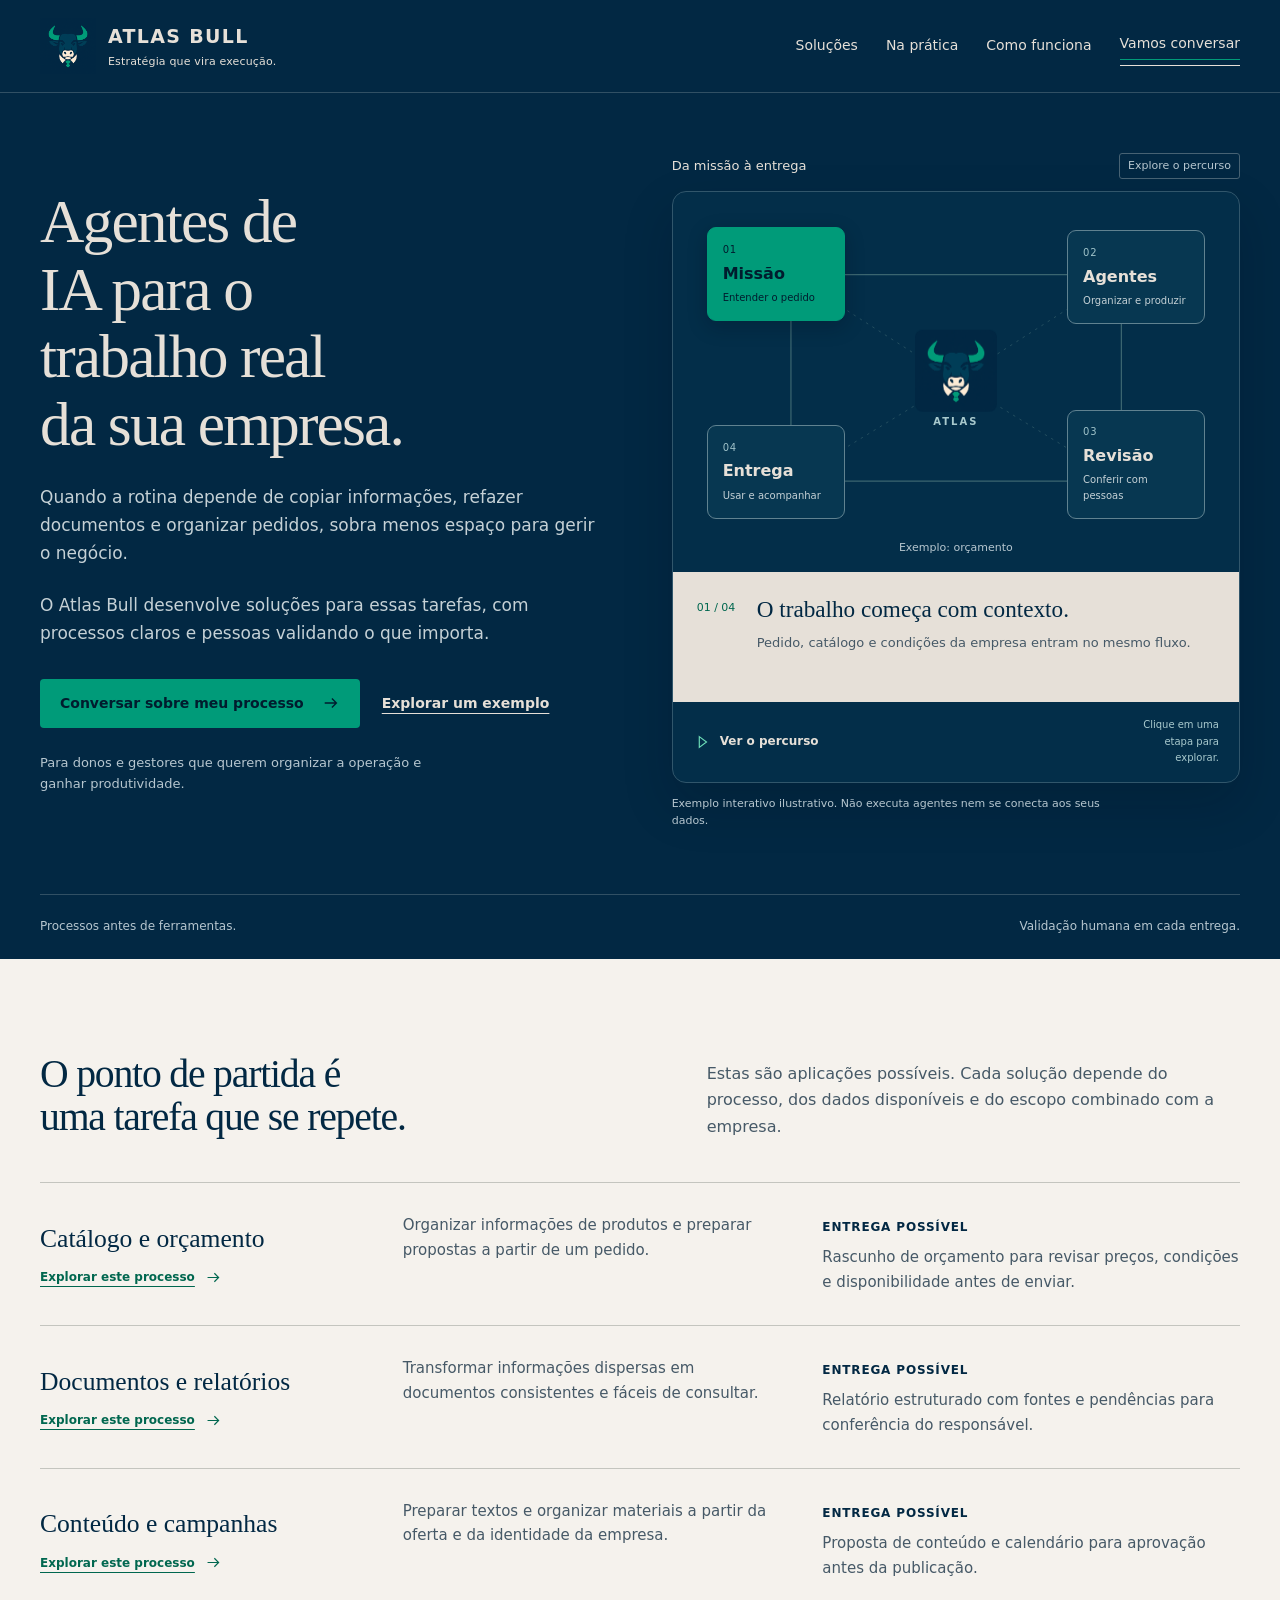
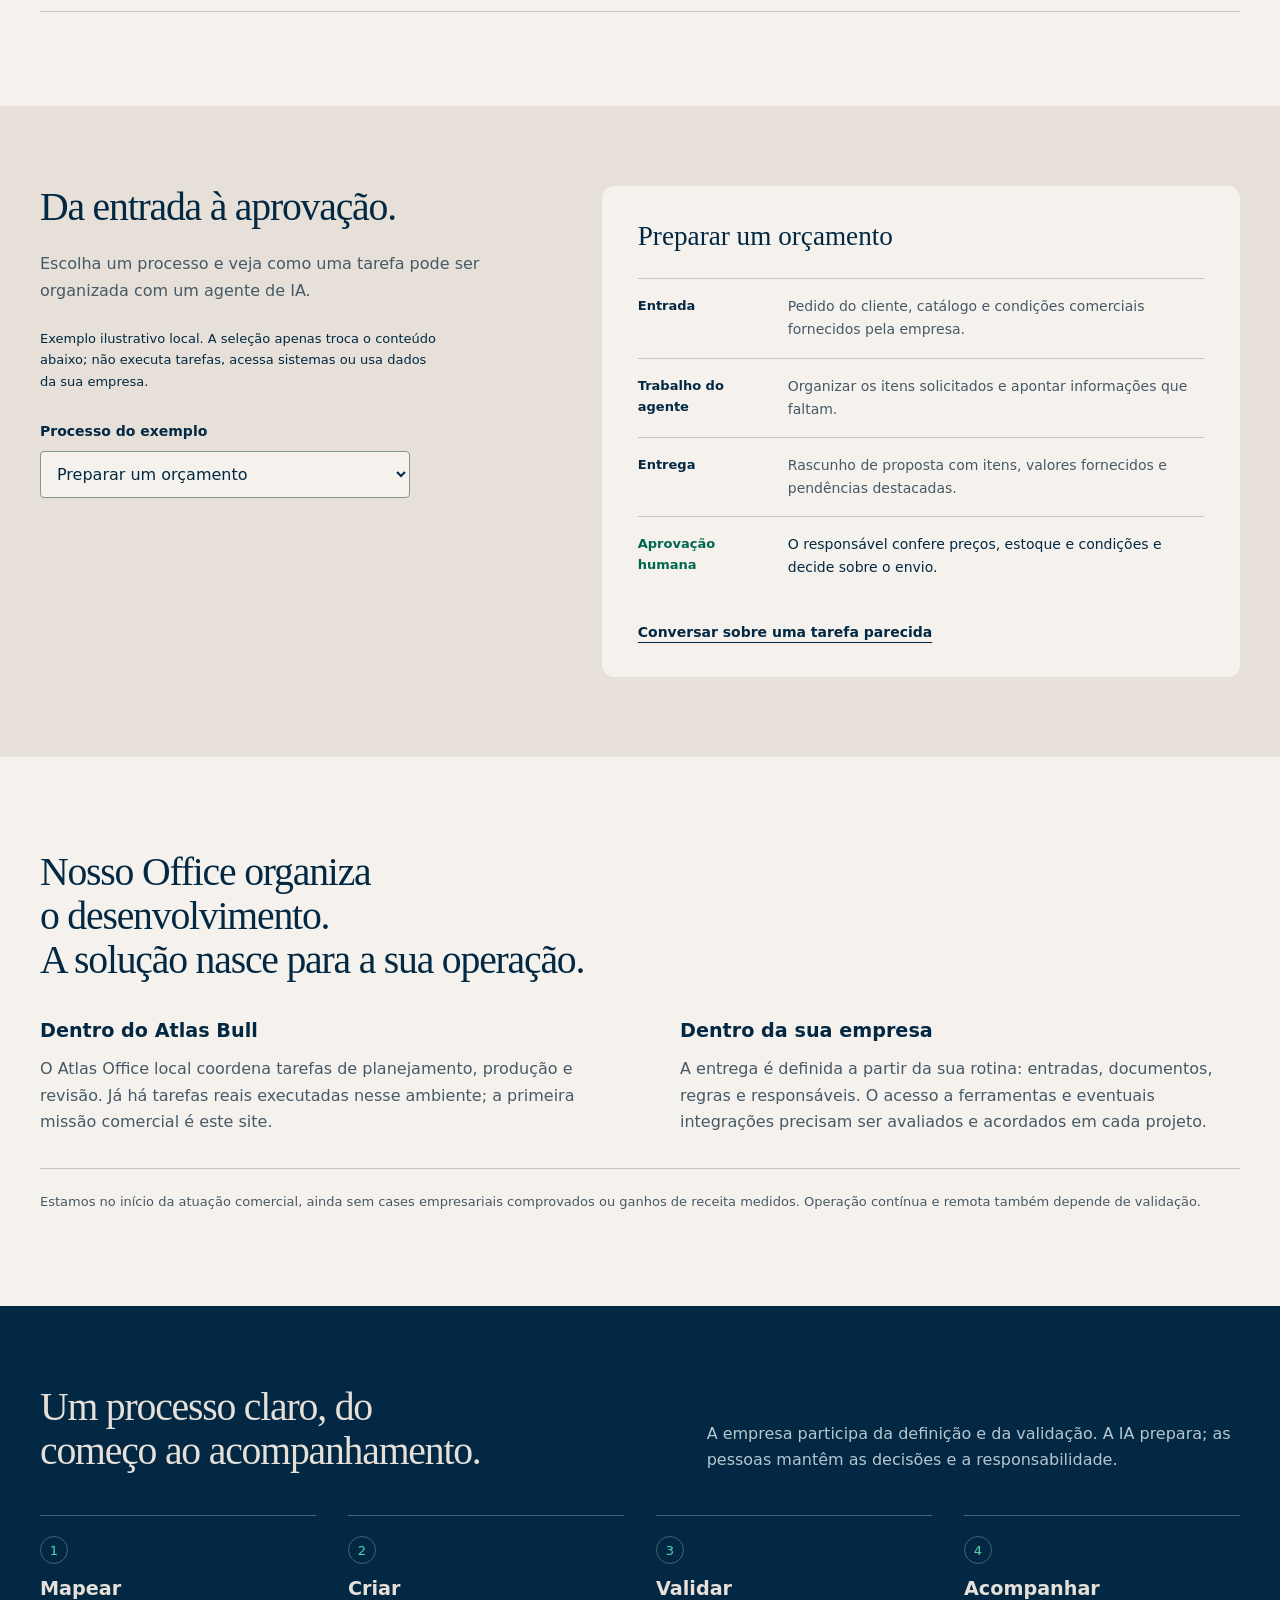
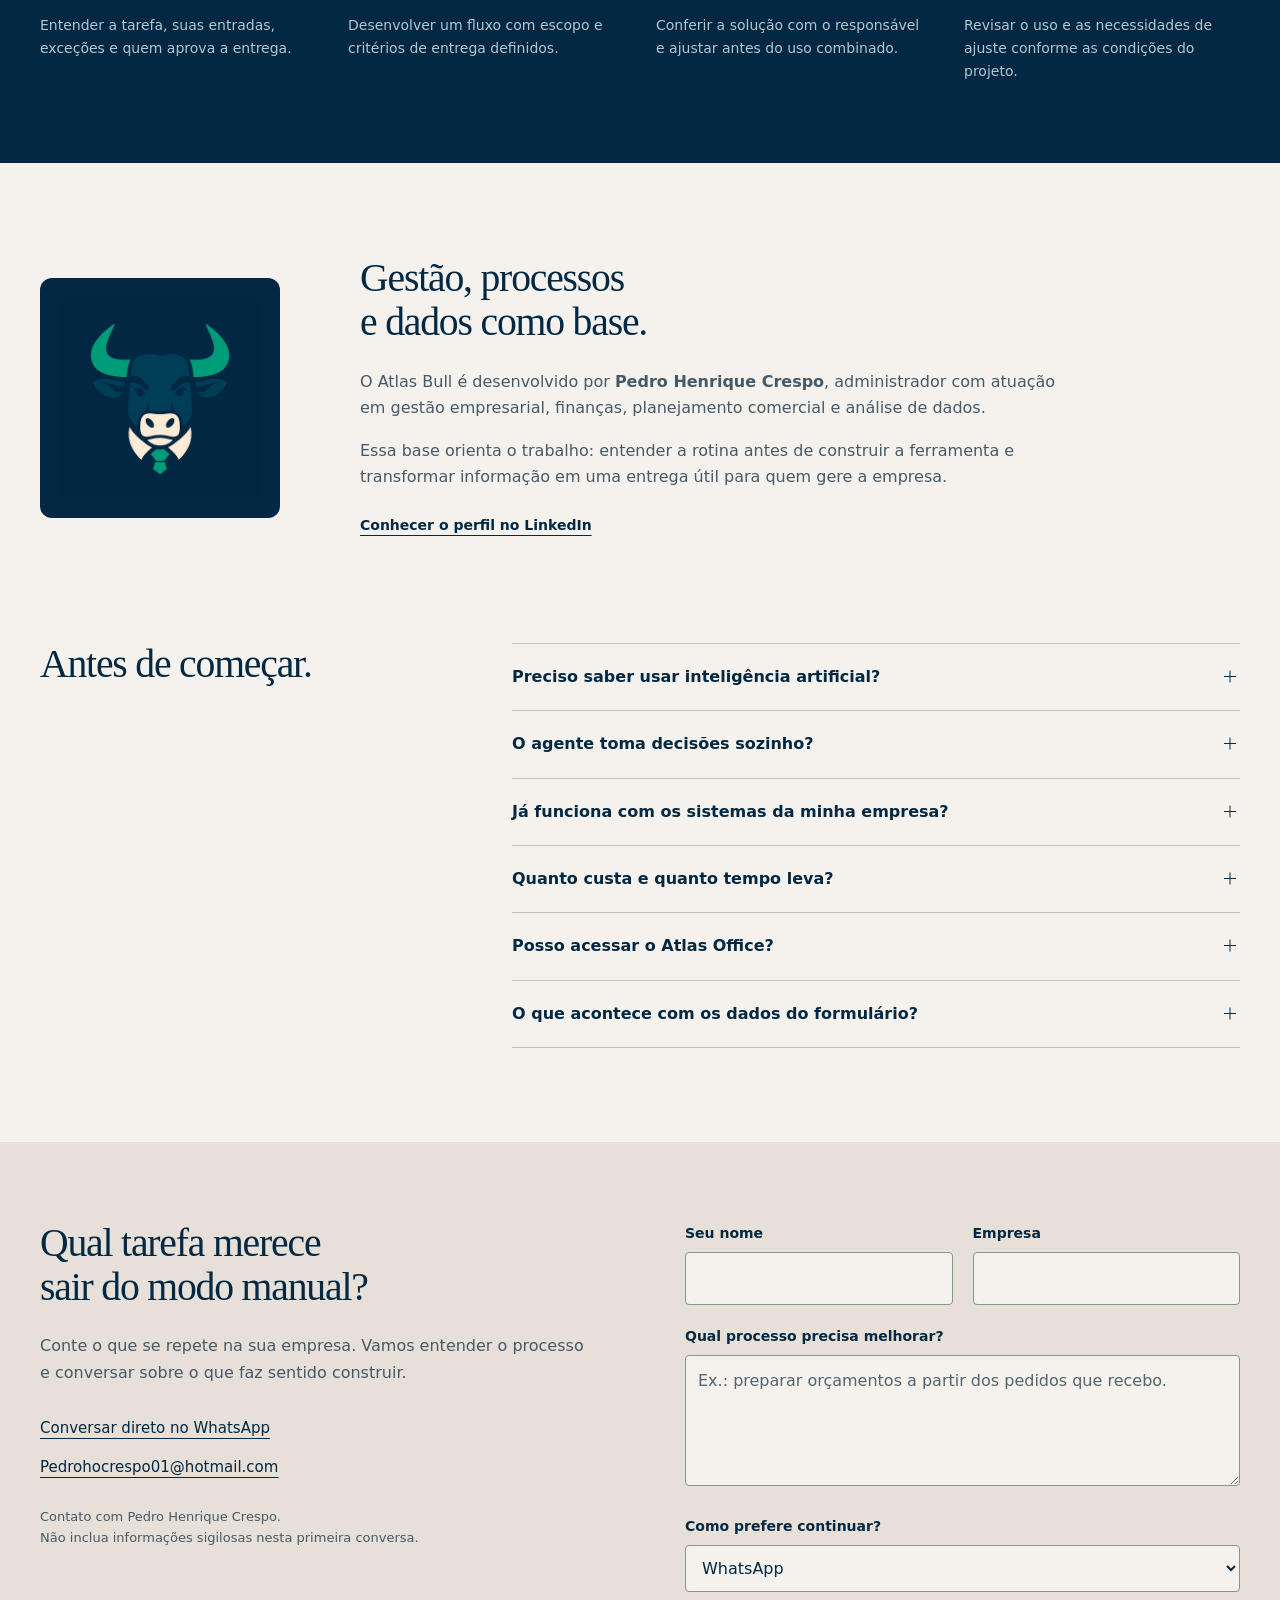
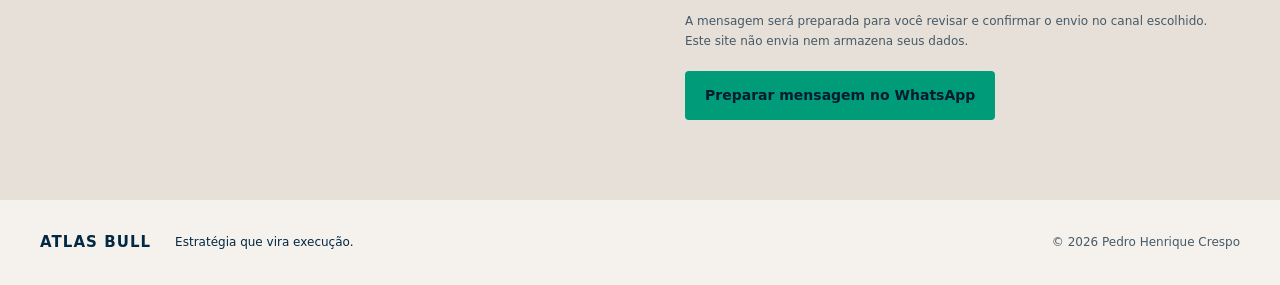
<file: index.html>
<!doctype html>
<html lang="pt-BR">
<head>
  <meta charset="utf-8">
  <meta name="viewport" content="width=device-width, initial-scale=1">
  <meta name="theme-color" content="#022843">
  <meta name="description" content="Atlas Bull: desenvolvimento de soluções com agentes de IA para processos empresariais, com validação humana. Estratégia que vira execução.">
  <meta property="og:title" content="Atlas Bull — Estratégia que vira execução">
  <meta property="og:description" content="Agentes de IA para o trabalho real da sua empresa. Conheça aplicações possíveis e converse sobre seu processo.">
  <meta property="og:type" content="website">
  <meta property="og:locale" content="pt_BR">
  <title>Atlas Bull — Agentes de IA para o trabalho real</title>
  <link rel="icon" type="image/png" href="assets/atlas-bull.png">
  <link rel="apple-touch-icon" href="assets/atlas-bull.png">
  <link rel="stylesheet" href="styles.css">
  <script src="script.js" defer></script>
</head>
<body>
  <a class="skip-link" href="#conteudo">Pular para o conteúdo</a>
  <header class="site-header">
    <div class="container header-inner">
      <a class="brand" href="#inicio" aria-label="Atlas Bull — início"><img src="assets/atlas-bull.png" width="56" height="56" alt=""><span>ATLAS BULL<small>Estratégia que vira execução.</small></span></a>
      <button class="menu-toggle" type="button" aria-expanded="false" aria-controls="navegacao" hidden>Menu</button>
      <nav id="navegacao" aria-label="Navegação principal">
        <a href="#solucoes">Soluções</a><a href="#exemplo">Na prática</a><a href="#como-funciona">Como funciona</a><a class="nav-contact" href="#contato">Vamos conversar</a>
      </nav>
    </div>
  </header>
  <main id="conteudo">
    <section class="hero" id="inicio" aria-labelledby="hero-title">
      <div class="container hero-grid">
        <div class="hero-copy">
          <h1 id="hero-title">Agentes de IA para o <span class="hero-accent">trabalho real</span> da sua empresa.</h1>
          <p>Quando a rotina depende de copiar informações, refazer documentos e organizar pedidos, sobra menos espaço para gerir o negócio.</p>
          <p>O Atlas Bull desenvolve soluções para essas tarefas, com processos claros e pessoas validando o que importa.</p>
          <div class="actions"><a class="button primary" href="#contato">Conversar sobre meu processo<svg class="button-arrow" width="18" height="18" viewBox="0 0 20 20" aria-hidden="true"><path d="M3 10h13m-5-5 5 5-5 5"/></svg></a><a class="text-link" href="#exemplo">Explorar um exemplo</a></div>
          <p class="hero-note">Para donos e gestores que querem organizar a operação e ganhar produtividade.</p>
        </div>
        <figure class="office-figure mission-figure">
          <div class="figure-heading"><span>Da missão à entrega</span><span class="capture-label">Explore o percurso</span></div>
          <div class="mission-board" data-stage="0">
            <div class="mission-canvas">
              <svg class="mission-connections" viewBox="0 0 620 460" aria-hidden="true" focusable="false">
                <g class="mission-spokes"><path d="M110 100L310 228L510 100M110 350L310 228L510 350"/></g>
                <g class="mission-routes"><path pathLength="1" d="M110 100H510"/><path pathLength="1" d="M510 100V350"/><path pathLength="1" d="M510 350H110"/><path pathLength="1" d="M110 350V100"/></g>
                <circle class="mission-packet" r="5" cx="110" cy="100" visibility="hidden"/>
              </svg>
              <div class="mission-core" aria-hidden="true"><img src="assets/atlas-bull.png" alt="" width="92" height="92"><span>ATLAS</span></div>
              <button class="mission-node node-mission" type="button" data-step="0" aria-pressed="true" aria-controls="mission-detail" disabled><span class="node-number">01</span><strong>Missão</strong><span>Entender o pedido</span></button>
              <button class="mission-node node-agents" type="button" data-step="1" aria-pressed="false" aria-controls="mission-detail" disabled><span class="node-number">02</span><strong>Agentes</strong><span>Organizar e produzir</span></button>
              <button class="mission-node node-review" type="button" data-step="2" aria-pressed="false" aria-controls="mission-detail" disabled><span class="node-number">03</span><strong>Revisão</strong><span>Conferir com pessoas</span></button>
              <button class="mission-node node-delivery" type="button" data-step="3" aria-pressed="false" aria-controls="mission-detail" disabled><span class="node-number">04</span><strong>Entrega</strong><span>Usar e acompanhar</span></button>
              <span class="mission-topic">Exemplo: orçamento</span>
            </div>
            <div class="mission-detail" id="mission-detail" aria-live="polite" aria-atomic="true"><span class="mission-position">01 / 04</span><div><h3>O trabalho começa com contexto.</h3><p>Pedido, catálogo e condições da empresa entram no mesmo fluxo.</p></div></div>
            <div class="mission-controls"><button class="mission-play" type="button" disabled><svg viewBox="0 0 20 20" width="18" height="18" aria-hidden="true"><path d="m7 4 8 6-8 6Z"/></svg><span>Ver o percurso</span></button><span>Clique em uma etapa para explorar.</span></div>
          </div>
          <figcaption>Exemplo interativo ilustrativo. Não executa agentes nem se conecta aos seus dados.</figcaption>
        </figure>
      </div>
      <div class="container hero-bottom"><span>Processos antes de ferramentas.</span><span>Validação humana em cada entrega.</span></div>
    </section>
    <section class="section container" id="solucoes" aria-labelledby="solutions-title">
      <div class="section-heading"><h2 id="solutions-title">O ponto de partida é uma tarefa que se repete.</h2><p>Estas são aplicações possíveis. Cada solução depende do processo, dos dados disponíveis e do escopo combinado com a empresa.</p></div>
      <div class="solution-list">
        <article class="solution"><h3>Catálogo e orçamento<button class="solution-explore" type="button" data-process="orcamento" hidden>Explorar este processo<svg class="button-arrow" width="18" height="18" viewBox="0 0 20 20" aria-hidden="true"><path d="M3 10h13m-5-5 5 5-5 5"/></svg></button></h3><p>Organizar informações de produtos e preparar propostas a partir de um pedido.</p><div><strong>Entrega possível</strong><p>Rascunho de orçamento para revisar preços, condições e disponibilidade antes de enviar.</p></div></article>
        <article class="solution"><h3>Documentos e relatórios<button class="solution-explore" type="button" data-process="relatorio" hidden>Explorar este processo<svg class="button-arrow" width="18" height="18" viewBox="0 0 20 20" aria-hidden="true"><path d="M3 10h13m-5-5 5 5-5 5"/></svg></button></h3><p>Transformar informações dispersas em documentos consistentes e fáceis de consultar.</p><div><strong>Entrega possível</strong><p>Relatório estruturado com fontes e pendências para conferência do responsável.</p></div></article>
        <article class="solution"><h3>Conteúdo e campanhas<button class="solution-explore" type="button" data-process="conteudo" hidden>Explorar este processo<svg class="button-arrow" width="18" height="18" viewBox="0 0 20 20" aria-hidden="true"><path d="M3 10h13m-5-5 5 5-5 5"/></svg></button></h3><p>Preparar textos e organizar materiais a partir da oferta e da identidade da empresa.</p><div><strong>Entrega possível</strong><p>Proposta de conteúdo e calendário para aprovação antes da publicação.</p></div></article>
      </div>
    </section>
    <section class="example-section" id="exemplo" aria-labelledby="example-title">
      <div class="container example-grid">
        <div><h2 id="example-title">Da entrada à aprovação.</h2><p>Escolha um processo e veja como uma tarefa pode ser organizada com um agente de IA.</p><p class="illustration-note">Exemplo ilustrativo local. A seleção apenas troca o conteúdo abaixo; não executa tarefas, acessa sistemas ou usa dados da sua empresa.</p><label class="process-label" for="processo-exemplo">Processo do exemplo</label><select id="processo-exemplo"><option value="orcamento">Preparar um orçamento</option><option value="relatorio">Organizar um relatório</option><option value="conteudo">Planejar conteúdo</option></select><noscript><p>Ative o JavaScript para trocar o exemplo. O fluxo de orçamento já está disponível abaixo.</p></noscript></div>
        <div class="process-panel" aria-live="polite" aria-atomic="true">
          <h3 id="example-process">Preparar um orçamento</h3>
          <dl><div><dt>Entrada</dt><dd id="example-input">Pedido do cliente, catálogo e condições comerciais fornecidos pela empresa.</dd></div><div><dt>Trabalho do agente</dt><dd id="example-work">Organizar os itens solicitados e apontar informações que faltam.</dd></div><div><dt>Entrega</dt><dd id="example-output">Rascunho de proposta com itens, valores fornecidos e pendências destacadas.</dd></div><div class="approval"><dt>Aprovação humana</dt><dd id="example-approval">O responsável confere preços, estoque e condições e decide sobre o envio.</dd></div></dl>
          <a class="text-link" href="#contato">Conversar sobre uma tarefa parecida</a>
        </div>
      </div>
    </section>
    <section class="section container office-context" aria-labelledby="office-title">
      <h2 id="office-title">Nosso Office organiza o desenvolvimento.<br>A solução nasce para a sua operação.</h2>
      <div class="context-grid"><div><h3>Dentro do Atlas Bull</h3><p>O Atlas Office local coordena tarefas de planejamento, produção e revisão. Já há tarefas reais executadas nesse ambiente; a primeira missão comercial é este site.</p></div><div><h3>Dentro da sua empresa</h3><p>A entrega é definida a partir da sua rotina: entradas, documentos, regras e responsáveis. O acesso a ferramentas e eventuais integrações precisam ser avaliados e acordados em cada projeto.</p></div></div>
      <p class="context-note">Estamos no início da atuação comercial, ainda sem cases empresariais comprovados ou ganhos de receita medidos. Operação contínua e remota também depende de validação.</p>
    </section>
    <section class="method-section" id="como-funciona" aria-labelledby="method-title"><div class="container">
      <div class="section-heading"><h2 id="method-title">Um processo claro, do começo ao acompanhamento.</h2><p>A empresa participa da definição e da validação. A IA prepara; as pessoas mantêm as decisões e a responsabilidade.</p></div>
      <ol class="method"><li><span class="step">1</span><h3>Mapear</h3><p>Entender a tarefa, suas entradas, exceções e quem aprova a entrega.</p></li><li><span class="step">2</span><h3>Criar</h3><p>Desenvolver um fluxo com escopo e critérios de entrega definidos.</p></li><li><span class="step">3</span><h3>Validar</h3><p>Conferir a solução com o responsável e ajustar antes do uso combinado.</p></li><li><span class="step">4</span><h3>Acompanhar</h3><p>Revisar o uso e as necessidades de ajuste conforme as condições do projeto.</p></li></ol>
    </div></section>
    <section class="section container founder" aria-labelledby="founder-title"><div class="founder-mark"><img src="assets/atlas-bull.png" alt="Touro original da marca Atlas Bull" width="200" height="200" loading="lazy"></div><div><h2 id="founder-title">Gestão, processos e dados como base.</h2><p>O Atlas Bull é desenvolvido por <strong>Pedro Henrique Crespo</strong>, administrador com atuação em gestão empresarial, finanças, planejamento comercial e análise de dados.</p><p>Essa base orienta o trabalho: entender a rotina antes de construir a ferramenta e transformar informação em uma entrega útil para quem gere a empresa.</p><a class="text-link" href="https://www.linkedin.com/in/pedro-henrique-oliveira-crespo-809471207/" target="_blank" rel="noopener noreferrer">Conhecer o perfil no LinkedIn<span class="sr-only"> (abre em nova aba)</span></a></div></section>
    <section class="section container faq" aria-labelledby="faq-title"><h2 id="faq-title">Antes de começar.</h2><div class="faq-list">
      <details><summary>Preciso saber usar inteligência artificial?</summary><p>O ponto de partida é explicar a sua tarefa. A forma de uso, os materiais necessários e as orientações fazem parte da definição da solução.</p></details>
      <details><summary>O agente toma decisões sozinho?</summary><p>O fluxo é definido com pontos de revisão humana. Preços, documentos, conteúdo e outras entregas precisam da conferência e da aprovação do responsável conforme o escopo.</p></details>
      <details><summary>Já funciona com os sistemas da minha empresa?</summary><p>A compatibilidade depende das ferramentas, dos acessos autorizados e do processo. Integrações precisam ser avaliadas; não há uma conexão pronta prometida para todos os sistemas.</p></details>
      <details><summary>Quanto custa e quanto tempo leva?</summary><p>Preço, prazo, entregáveis e condições de acompanhamento são definidos após entender a tarefa e combinar o escopo. A conversa inicial serve para levantar essas necessidades.</p></details>
      <details><summary>Posso acessar o Atlas Office?</summary><p>O Atlas Office é nosso ambiente local de desenvolvimento e coordenação. O visitante não acessa esse escritório por este site. A solução entregue à empresa terá seu próprio formato de uso, combinado no projeto.</p></details>
      <details><summary>O que acontece com os dados do formulário?</summary><p>O site prepara uma mensagem no seu navegador. Os dados não são armazenados pelo site. Ao continuar, você abre o WhatsApp ou o aplicativo de e-mail e decide se quer enviar a mensagem pelo serviço escolhido.</p></details>
    </div></section>
    <section class="contact-section" id="contato" aria-labelledby="contact-title"><div class="container contact-grid"><div><h2 id="contact-title">Qual tarefa merece sair do modo manual?</h2><p>Conte o que se repete na sua empresa. Vamos entender o processo e conversar sobre o que faz sentido construir.</p><div class="contact-links"><a href="https://wa.me/5522998196745" target="_blank" rel="noopener noreferrer">Conversar direto no WhatsApp<span class="sr-only"> (abre em nova aba)</span></a><a href="mailto:Pedrohocrespo01@hotmail.com">Pedrohocrespo01@hotmail.com</a></div><p class="contact-note">Contato com Pedro Henrique Crespo.<br>Não inclua informações sigilosas nesta primeira conversa.</p></div>
      <form id="contact-form" aria-describedby="form-note">
        <div class="form-row"><div><label for="nome">Seu nome</label><input id="nome" name="nome" autocomplete="name" maxlength="100" required></div><div><label for="empresa">Empresa</label><input id="empresa" name="empresa" autocomplete="organization" maxlength="150" required></div></div>
        <label for="processo">Qual processo precisa melhorar?</label><textarea id="processo" name="processo" rows="4" maxlength="1500" placeholder="Ex.: preparar orçamentos a partir dos pedidos que recebo." required></textarea>
        <label for="canal">Como prefere continuar?</label><select id="canal" name="canal"><option value="whatsapp">WhatsApp</option><option value="email">E-mail</option></select>
        <p id="form-note">A mensagem será preparada para você revisar e confirmar o envio no canal escolhido. Este site não envia nem armazena seus dados.</p>
        <button class="button primary" id="contact-submit" type="submit" disabled>Preparar mensagem no WhatsApp</button><p id="form-status" role="status"></p>
        <noscript><p>Para usar o formulário, ative o JavaScript. Você também pode conversar pelos links de WhatsApp ou e-mail nesta seção.</p></noscript>
      </form>
    </div></section>
  </main>
  <footer class="container footer"><a class="footer-brand" href="#inicio">ATLAS BULL</a><p>Estratégia que vira execução.</p><span>© 2026 Pedro Henrique Crespo</span></footer>
</body>
</html>
</file>
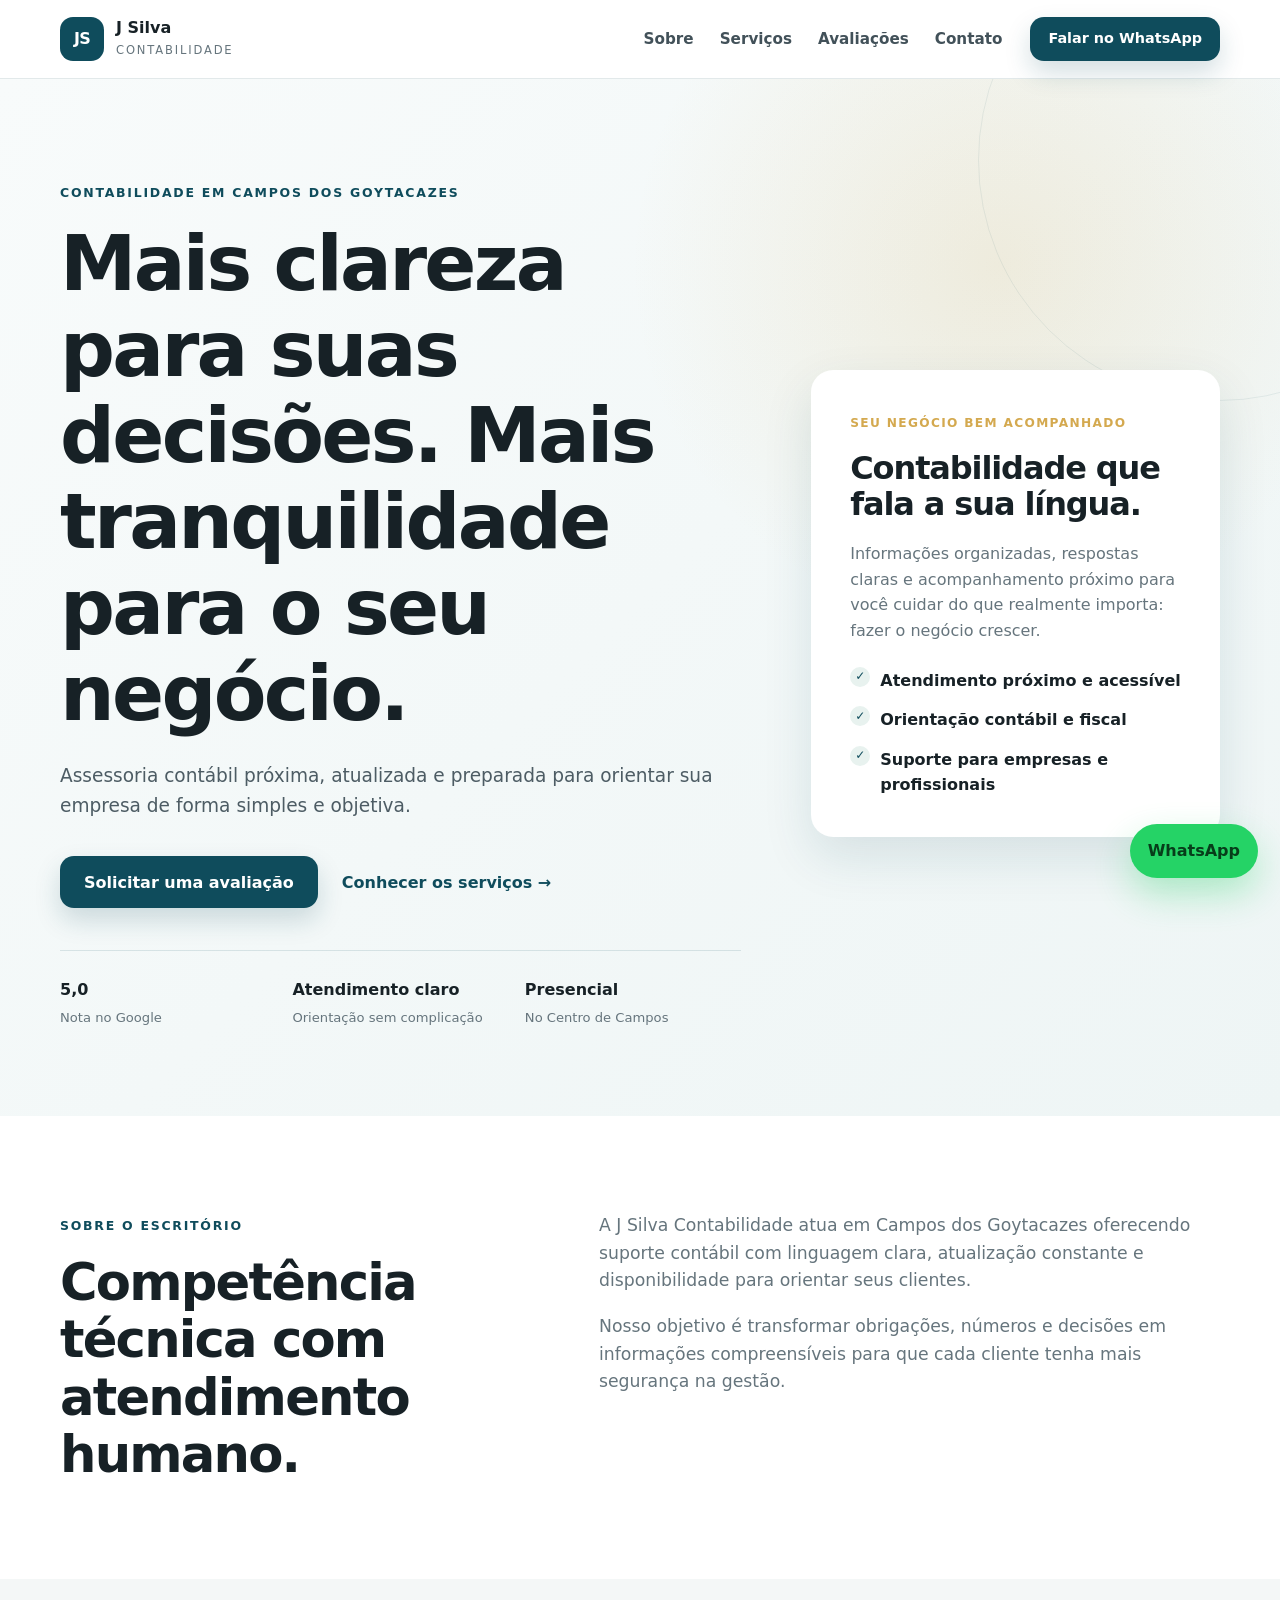
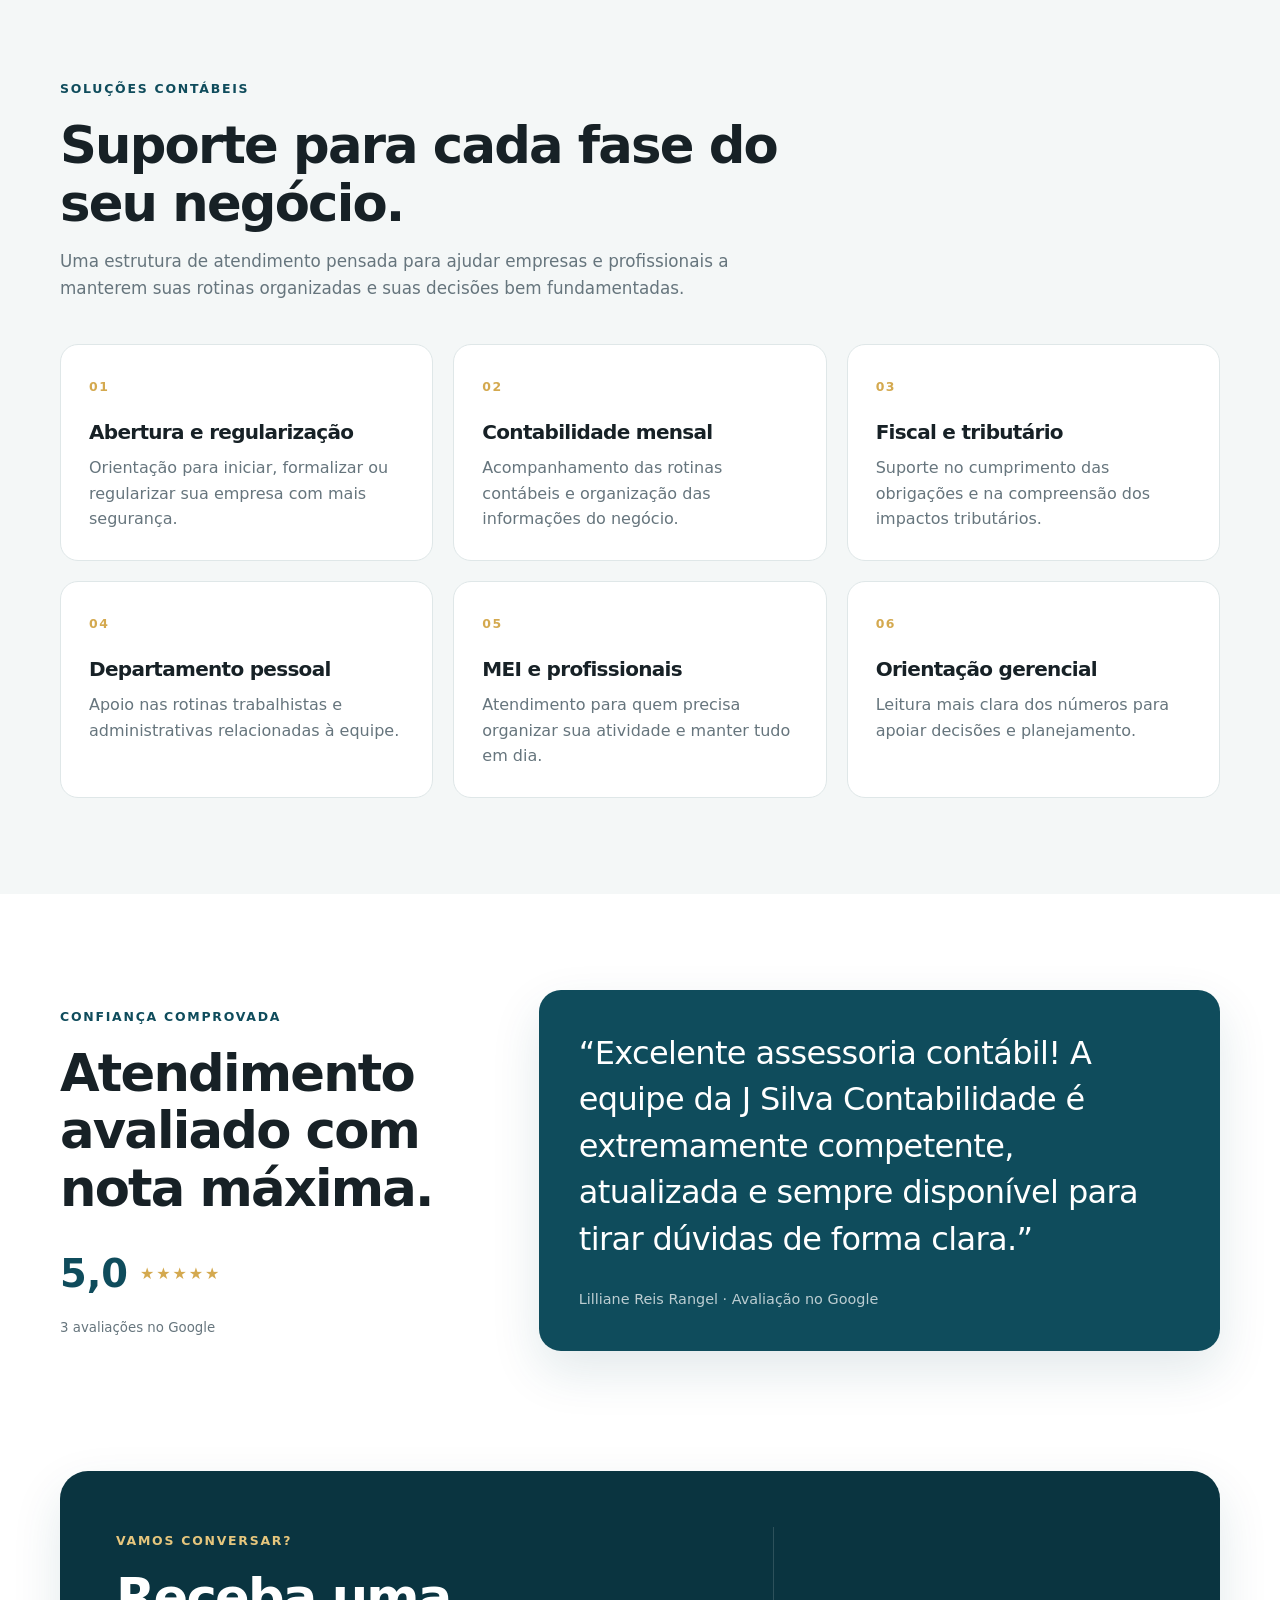
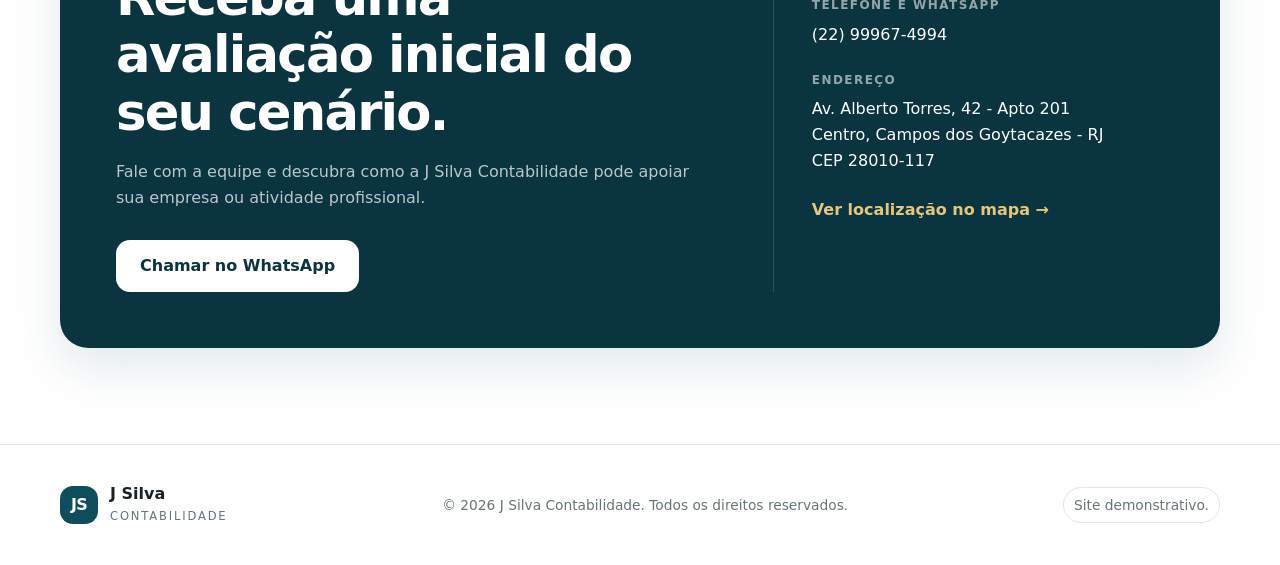
<file: jsilva-contabilidade/index.html>
<!DOCTYPE html>
<html lang="pt-BR">
<head>
  <meta charset="UTF-8">
  <meta name="viewport" content="width=device-width, initial-scale=1.0">
  <meta name="description" content="J Silva Contabilidade em Campos dos Goytacazes. Atendimento contábil claro, atualizado e próximo para empresas e profissionais.">
  <meta name="theme-color" content="#0f4c5c">
  <title>J Silva Contabilidade | Campos dos Goytacazes</title>
  <link rel="stylesheet" href="styles.css">
  <script type="application/ld+json">
  {
    "@context": "https://schema.org",
    "@type": "AccountingService",
    "name": "J Silva Contabilidade",
    "telephone": "+55 22 99967-4994",
    "address": {
      "@type": "PostalAddress",
      "streetAddress": "Av. Alberto Torres, 42 - Apto 201",
      "addressLocality": "Campos dos Goytacazes",
      "addressRegion": "RJ",
      "postalCode": "28010-117",
      "addressCountry": "BR"
    },
    "aggregateRating": {
      "@type": "AggregateRating",
      "ratingValue": "5.0",
      "reviewCount": "3"
    }
  }
  </script>
</head>
<body>
  <header class="header">
    <div class="container nav">
      <a class="brand" href="#inicio" aria-label="J Silva Contabilidade - início">
        <span class="brand-mark">JS</span>
        <span><strong>J Silva</strong><small>Contabilidade</small></span>
      </a>
      <nav aria-label="Navegação principal">
        <a href="#sobre">Sobre</a>
        <a href="#servicos">Serviços</a>
        <a href="#avaliacoes">Avaliações</a>
        <a href="#contato">Contato</a>
      </nav>
      <a class="button button-small" href="https://wa.me/5522999674994?text=Ol%C3%A1%2C%20vim%20pelo%20site%20da%20J%20Silva%20Contabilidade%20e%20gostaria%20de%20uma%20avalia%C3%A7%C3%A3o." target="_blank" rel="noopener noreferrer">Falar no WhatsApp</a>
    </div>
  </header>

  <main>
    <section class="hero" id="inicio">
      <div class="container hero-grid">
        <div class="hero-content">
          <span class="eyebrow">Contabilidade em Campos dos Goytacazes</span>
          <h1>Mais clareza para suas decisões. Mais tranquilidade para o seu negócio.</h1>
          <p>Assessoria contábil próxima, atualizada e preparada para orientar sua empresa de forma simples e objetiva.</p>
          <div class="hero-actions">
            <a class="button" href="https://wa.me/5522999674994?text=Ol%C3%A1%2C%20vim%20pelo%20site%20da%20J%20Silva%20Contabilidade%20e%20gostaria%20de%20uma%20avalia%C3%A7%C3%A3o." target="_blank" rel="noopener noreferrer">Solicitar uma avaliação</a>
            <a class="text-link" href="#servicos">Conhecer os serviços →</a>
          </div>
          <div class="trust-row">
            <div><strong>5,0</strong><span>Nota no Google</span></div>
            <div><strong>Atendimento claro</strong><span>Orientação sem complicação</span></div>
            <div><strong>Presencial</strong><span>No Centro de Campos</span></div>
          </div>
        </div>
        <aside class="hero-card" aria-label="Destaques do atendimento">
          <span class="hero-card-label">Seu negócio bem acompanhado</span>
          <h2>Contabilidade que fala a sua língua.</h2>
          <p>Informações organizadas, respostas claras e acompanhamento próximo para você cuidar do que realmente importa: fazer o negócio crescer.</p>
          <ul>
            <li>Atendimento próximo e acessível</li>
            <li>Orientação contábil e fiscal</li>
            <li>Suporte para empresas e profissionais</li>
          </ul>
        </aside>
      </div>
    </section>

    <section class="section" id="sobre">
      <div class="container two-columns">
        <div>
          <span class="eyebrow">Sobre o escritório</span>
          <h2>Competência técnica com atendimento humano.</h2>
        </div>
        <div class="body-copy">
          <p>A J Silva Contabilidade atua em Campos dos Goytacazes oferecendo suporte contábil com linguagem clara, atualização constante e disponibilidade para orientar seus clientes.</p>
          <p>Nosso objetivo é transformar obrigações, números e decisões em informações compreensíveis para que cada cliente tenha mais segurança na gestão.</p>
        </div>
      </div>
    </section>

    <section class="section section-muted" id="servicos">
      <div class="container">
        <div class="section-heading">
          <span class="eyebrow">Soluções contábeis</span>
          <h2>Suporte para cada fase do seu negócio.</h2>
          <p>Uma estrutura de atendimento pensada para ajudar empresas e profissionais a manterem suas rotinas organizadas e suas decisões bem fundamentadas.</p>
        </div>
        <div class="cards">
          <article class="card">
            <span class="card-number">01</span>
            <h3>Abertura e regularização</h3>
            <p>Orientação para iniciar, formalizar ou regularizar sua empresa com mais segurança.</p>
          </article>
          <article class="card">
            <span class="card-number">02</span>
            <h3>Contabilidade mensal</h3>
            <p>Acompanhamento das rotinas contábeis e organização das informações do negócio.</p>
          </article>
          <article class="card">
            <span class="card-number">03</span>
            <h3>Fiscal e tributário</h3>
            <p>Suporte no cumprimento das obrigações e na compreensão dos impactos tributários.</p>
          </article>
          <article class="card">
            <span class="card-number">04</span>
            <h3>Departamento pessoal</h3>
            <p>Apoio nas rotinas trabalhistas e administrativas relacionadas à equipe.</p>
          </article>
          <article class="card">
            <span class="card-number">05</span>
            <h3>MEI e profissionais</h3>
            <p>Atendimento para quem precisa organizar sua atividade e manter tudo em dia.</p>
          </article>
          <article class="card">
            <span class="card-number">06</span>
            <h3>Orientação gerencial</h3>
            <p>Leitura mais clara dos números para apoiar decisões e planejamento.</p>
          </article>
        </div>
      </div>
    </section>

    <section class="section" id="avaliacoes">
      <div class="container review-layout">
        <div>
          <span class="eyebrow">Confiança comprovada</span>
          <h2>Atendimento avaliado com nota máxima.</h2>
          <div class="rating"><strong>5,0</strong><span>★★★★★</span><small>3 avaliações no Google</small></div>
        </div>
        <blockquote>
          <p>“Excelente assessoria contábil! A equipe da J Silva Contabilidade é extremamente competente, atualizada e sempre disponível para tirar dúvidas de forma clara.”</p>
          <footer>Lilliane Reis Rangel · Avaliação no Google</footer>
        </blockquote>
      </div>
    </section>

    <section class="section contact-section" id="contato">
      <div class="container contact-card">
        <div>
          <span class="eyebrow eyebrow-light">Vamos conversar?</span>
          <h2>Receba uma avaliação inicial do seu cenário.</h2>
          <p>Fale com a equipe e descubra como a J Silva Contabilidade pode apoiar sua empresa ou atividade profissional.</p>
          <a class="button button-light" href="https://wa.me/5522999674994?text=Ol%C3%A1%2C%20vim%20pelo%20site%20da%20J%20Silva%20Contabilidade%20e%20gostaria%20de%20uma%20avalia%C3%A7%C3%A3o." target="_blank" rel="noopener noreferrer">Chamar no WhatsApp</a>
        </div>
        <address>
          <div><span>Telefone e WhatsApp</span><a href="tel:+5522999674994">(22) 99967-4994</a></div>
          <div><span>Endereço</span><p>Av. Alberto Torres, 42 - Apto 201<br>Centro, Campos dos Goytacazes - RJ<br>CEP 28010-117</p></div>
          <a class="map-link" href="https://www.google.com/maps/search/?api=1&query=Av.%20Alberto%20Torres%2C%2042%20-%20Centro%2C%20Campos%20dos%20Goytacazes%20-%20RJ" target="_blank" rel="noopener noreferrer">Ver localização no mapa →</a>
        </address>
      </div>
    </section>
  </main>

  <footer class="footer">
    <div class="container footer-content">
      <div class="brand brand-footer">
        <span class="brand-mark">JS</span>
        <span><strong>J Silva</strong><small>Contabilidade</small></span>
      </div>
      <p>© 2026 J Silva Contabilidade. Todos os direitos reservados.</p>
      <p class="pilot-note">Site demonstrativo.</p>
    </div>
  </footer>

  <a class="floating-whatsapp" href="https://wa.me/5522999674994?text=Ol%C3%A1%2C%20vim%20pelo%20site%20da%20J%20Silva%20Contabilidade%20e%20gostaria%20de%20uma%20avalia%C3%A7%C3%A3o." target="_blank" rel="noopener noreferrer" aria-label="Falar com a J Silva Contabilidade pelo WhatsApp">WhatsApp</a>
</body>
</html>
</file>
<file: styles.css>
:root {
  --blue:#022843;
  --green:#009B79;
  --ivory:#E6E0D8;
  --paper:#f5f2ed;
  --ink:#022843;
  --muted:#465967;
  --line:#c4c5bf;
  --serif:Georgia,'Times New Roman',serif;
  --sans:system-ui,-apple-system,BlinkMacSystemFont,'Segoe UI',sans-serif
}


* {
  box-sizing:border-box
}

html {
  scroll-behavior:smooth;
  scroll-padding-top:110px
}

body {
  margin:0;
  background:var(--paper);
  color:var(--ink);
  font-family:var(--sans);
  font-size:16px;
  line-height:1.65
}

::selection {
  background:var(--green);
  color:var(--blue)
}

a {
  color:inherit;
  text-underline-offset:5px
}

button,input,textarea,select {
  font:inherit
}

button,a,input,textarea,select,summary {
  -webkit-tap-highlight-color:transparent
}

button {
  cursor:pointer
}

button:disabled {
  cursor:not-allowed;
  opacity:.6
}

a:focus-visible,button:focus-visible,input:focus-visible,textarea:focus-visible,select:focus-visible,summary:focus-visible {
  outline:3px solid var(--green);
  outline-offset:5px
}

img {
  display:block;
  max-width:100%;
  height:auto
}

h1,h2,h3,p,figure {
  margin:0
}

h1,h2 {
  font-family:var(--serif);
  font-weight:400;
  letter-spacing:-.03em;
  line-height:1.1;
  text-wrap:balance
}

h1 {
  font-size:clamp(2.7rem,4.8vw,4.8rem)
}

h2 {
  font-size:clamp(2rem,3.1vw,3rem)
}

h3 {
  font-size:1.2rem;
  line-height:1.35
}

p {
  max-width:70ch
}

p+p {
  margin-top:16px
}

.container {
  width:min(1240px,calc(100% - 80px));
  margin-inline:auto
}

.section {
  padding-block:94px
}

section[id] {
  scroll-margin-top:20px
}

.skip-link {
  position:fixed;
  top:12px;
  left:12px;
  padding:10px 20px;
  background:var(--ivory);
  z-index:10;
  transform:translateY(-180%)
}

.skip-link:focus {
  transform:translateY(0)
}

.sr-only {
  position:absolute;
  width:1px;
  height:1px;
  padding:0;
  margin:-1px;
  overflow:hidden;
  clip:rect(0,0,0,0);
  white-space:nowrap;
  border:0
}


.site-header {
  background:var(--blue);
  color:var(--ivory);
  border-bottom:1px solid #315064
}

.header-inner {
  display:flex;
  align-items:center;
  justify-content:space-between;
  gap:24px;
  padding-block:18px
}

.brand {
  display:flex;
  align-items:center;
  gap:12px;
  text-decoration:none;
  font-weight:750;
  letter-spacing:.07em;
  font-size:19px
}

.brand img {
  width:56px
}

.brand small {
  display:block;
  font-size:11px;
  letter-spacing:.015em;
  font-weight:400
}

.site-header nav {
  display:flex;
  align-items:center;
  gap:28px;
  font-size:14px
}

.site-header nav a {
  text-decoration:none
}

.site-header nav a:hover {
  text-decoration:underline
}

.nav-contact {
  border-bottom:1px solid var(--green);
  padding-bottom:4px
}

.menu-toggle {
  display:none;
  background:transparent;
  color:var(--ivory);
  border:1px solid #738b9a;
  border-radius:4px;
  padding:8px 14px
}

.menu-toggle[hidden] {
  display:none
}


.hero {
  background:var(--blue);
  color:var(--ivory);
  padding-top:74px
}

.hero-grid {
  display:grid;
  grid-template-columns:1.02fr 1fr;
  gap:54px;
  align-items:center
}

.hero-copy>p {
  color:#c5d1d6;
  font-size:17px;
  margin-top:24px;
  max-width:52ch
}

.hero-copy h1 {
  max-width:12ch
}

.actions {
  display:flex;
  align-items:center;
  gap:22px;
  flex-wrap:wrap;
  margin-top:32px
}

.button {
  display:inline-flex;
  justify-content:center;
  align-items:center;
  gap:18px;
  padding:14px 20px;
  border:0;
  border-radius:4px;
  font-size:14px;
  line-height:1.5;
  font-weight:700;
  text-decoration:none;
  transition:background-color .2s
}

.primary {
  background:var(--green);
  color:var(--blue)
}

.primary:hover {
  background:#27bc99
}

.text-link {
  font-size:14px;
  font-weight:600
}

.hero-copy .hero-note {
  font-size:13px;
  margin-top:24px;
  color:#b6c6cf
}

.office-figure {
  align-self:center;
  margin-top:54px;
  min-width:0
}

.figure-heading {
  display:flex;
  align-items:center;
  justify-content:space-between;
  gap:12px;
  font-size:13px;
  margin-bottom:12px
}

.capture-label {
  color:#b6c6cf;
  font-size:11px;
  border:1px solid #476273;
  padding:3px 8px;
  border-radius:3px
}

.office-figure img {
  width:100%;
  border-radius:8px
}

.office-figure figcaption {
  font-size:12px;
  color:#b6c6cf;
  line-height:1.6;
  margin-top:16px;
  max-width:65ch
}

.hero-bottom {
  display:flex;
  justify-content:space-between;
  gap:16px;
  border-top:1px solid #315064;
  margin-top:64px;
  padding-block:22px;
  font-size:12px;
  color:#b6c6cf
}


.section-heading {
  display:grid;
  grid-template-columns:1.1fr 1fr;
  gap:80px;
  align-items:end;
  margin-bottom:42px
}

.section-heading p {
  color:var(--muted)
}

.solution-list {
  border-top:1px solid var(--line)
}

.solution {
  display:grid;
  grid-template-columns:.85fr 1fr 1.1fr;
  gap:40px;
  padding-block:30px;
  border-bottom:1px solid var(--line)
}

.solution h3 {
  font-family:var(--serif);
  font-size:1.6rem;
  font-weight:400
}

.solution p {
  color:var(--muted);
  font-size:15px
}

.solution strong {
  font-size:12px;
  text-transform:uppercase;
  letter-spacing:.07em
}

.solution div p {
  margin-top:6px
}


.example-section {
  background:var(--ivory);
  padding-block:80px
}

.example-grid {
  display:grid;
  grid-template-columns:.85fr 1.15fr;
  gap:90px
}

.example-grid h2+p {
  margin-top:22px;
  color:var(--muted)
}

.example-grid .illustration-note {
  font-size:13px;
  max-width:48ch;
  margin-top:24px
}

.process-label {
  display:block;
  margin-top:28px;
  font-size:14px;
  font-weight:600
}

.example-grid select {
  margin-top:8px;
  width:100%;
  max-width:370px
}

.process-panel {
  background:var(--paper);
  padding:32px 36px;
  border-radius:12px;
  min-width:0
}

.process-panel h3 {
  font-family:var(--serif);
  font-size:1.7rem;
  font-weight:400
}

.process-panel dl {
  margin:24px 0
}

.process-panel dl>div {
  display:grid;
  grid-template-columns:130px 1fr;
  gap:20px;
  padding:16px 0;
  border-top:1px solid var(--line)
}

dt {
  font-size:13px;
  font-weight:700
}

dd {
  margin:0;
  font-size:14px;
  color:var(--muted)
}

.process-panel .approval dt {
  color:#00674f
}

.process-panel .approval dd {
  color:var(--blue)
}


.office-context h2 {
  max-width:28ch
}

.context-grid {
  display:grid;
  grid-template-columns:1fr 1fr;
  gap:80px;
  margin-top:36px
}

.context-grid h3 {
  margin-bottom:12px
}

.context-grid p {
  color:var(--muted)
}

.context-note {
  font-size:13px;
  color:var(--muted);
  border-top:1px solid var(--line);
  padding-top:22px;
  margin-top:32px;
  max-width:none
}

.method-section {
  background:var(--blue);
  color:var(--ivory);
  padding-block:80px
}

.method-section .section-heading p {
  color:#b6c6cf
}

.method {
  display:grid;
  grid-template-columns:repeat(4,1fr);
  gap:32px;
  list-style:none;
  padding:0;
  margin:40px 0 0
}

.method li {
  border-top:1px solid #476273;
  padding-top:20px
}

.step {
  color:#55d4b0;
  font-size:13px
}

.method h3 {
  margin:12px 0
}

.method p {
  color:#b6c6cf;
  font-size:14px
}

.founder {
  display:grid;
  grid-template-columns:240px 1fr;
  gap:80px;
  align-items:center
}

.founder-mark {
  background:var(--blue);
  border-radius:12px;
  padding:20px
}

.founder h2 {
  max-width:22ch;
  margin-bottom:24px
}

.founder p {
  color:var(--muted)
}

.founder .text-link {
  display:inline-block;
  margin-top:24px
}

.faq {
  display:grid;
  grid-template-columns:.7fr 1.3fr;
  gap:80px;
  padding-top:10px
}

.faq-list {
  border-top:1px solid var(--line)
}

details {
  border-bottom:1px solid var(--line)
}

summary {
  position:relative;
  cursor:pointer;
  font-weight:600;
  padding:20px 32px 20px 0
}

details p {
  color:var(--muted);
  font-size:15px;
  padding-bottom:24px
}

summary:hover {
  color:#00674f
}


.contact-section {
  background:var(--ivory);
  padding-block:80px
}

.contact-grid {
  display:grid;
  grid-template-columns:1fr 1fr;
  gap:90px
}

.contact-grid h2 {
  max-width:18ch
}

.contact-grid h2+p {
  margin-top:24px;
  color:var(--muted)
}

.contact-links {
  display:grid;
  gap:14px;
  margin-top:30px;
  font-size:15px;
  overflow-wrap:anywhere
}

.contact-note {
  color:var(--muted);
  font-size:13px;
  margin-top:26px
}

form {
  min-width:0
}

form label {
  display:block;
  font-size:14px;
  font-weight:600;
  margin-bottom:7px
}

input,select,textarea {
  background:var(--paper);
  color:var(--blue);
  border:1px solid #86948f;
  border-radius:4px;
  min-width:0;
  max-width:100%;
  padding:12px;
  caret-color:#00674f
}

form input,form textarea,form select {
  width:100%;
  margin-bottom:20px
}

textarea {
  resize:vertical
}

textarea::placeholder {
  color:#52646d;
  opacity:1
}

.form-row {
  display:grid;
  grid-template-columns:1fr 1fr;
  gap:20px
}

#form-note {
  font-size:12px;
  color:var(--muted);
  margin-bottom:20px
}

#form-status {
  font-size:13px;
  margin-top:14px;
  overflow-wrap:anywhere
}

#form-status:empty {
  display:none
}

.footer {
  display:flex;
  align-items:center;
  gap:24px;
  padding-block:30px;
  font-size:12px
}

.footer-brand {
  font-weight:750;
  letter-spacing:.07em;
  text-decoration:none;
  font-size:15px
}

.footer span {
  margin-left:auto;
  color:var(--muted)
}


@media(min-width:1200px) {
  .office-figure {
    margin-right:-16px
  }


}


@media(max-width:1000px) {
  .container {
    width:calc(100% - 48px)
  }

  .hero-grid {
    gap:30px
  }

  .hero-copy h1 {
    font-size:3.2rem
  }

  .section-heading,.example-grid,.context-grid,.contact-grid,.faq {
    gap:40px
  }

  .solution {
    gap:24px
  }

  .founder {
    gap:40px
  }

  .site-header nav {
    gap:16px
  }

  .method {
    gap:22px
  }


}


@media(max-width:760px) {
  html {
    scroll-padding-top:24px
  }

  .container {
    width:calc(100% - 40px)
  }

  .header-inner {
    flex-wrap:wrap;
    gap:16px
  }

  .brand {
    font-size:17px
  }

  .brand img {
    width:46px
  }

  .site-header nav {
    width:100%;
    flex-wrap:wrap;
    gap:14px 22px;
    padding:8px 0
  }

  .menu-toggle:not([hidden]) {
    display:block
  }

  .js .site-header nav {
    display:none
  }

  .js .site-header nav.is-open {
    display:flex
  }

  .hero {
    padding-top:46px
  }

  .hero-grid,.section-heading,.example-grid,.context-grid,.contact-grid,.faq {
    grid-template-columns:1fr
  }

  .hero-copy h1 {
    font-size:clamp(2.7rem,8vw,4rem);
    max-width:15ch
  }

  .hero-copy>p {
    font-size:16px
  }

  .office-figure {
    margin-top:16px
  }

  .hero-bottom {
    margin-top:36px;
    flex-direction:column;
    gap:6px
  }

  .section {
    padding-block:58px
  }

  .section-heading {
    gap:22px;
    margin-bottom:28px
  }

  .solution {
    grid-template-columns:1fr 1fr;
    gap:14px 24px
  }

  .solution h3 {
    grid-column:1/-1
  }

  .example-section,.method-section,.contact-section {
    padding-block:58px
  }

  .example-grid {
    gap:30px
  }

  .process-panel {
    padding:26px
  }

  .context-grid {
    gap:28px
  }

  .method {
    grid-template-columns:1fr 1fr;
    gap:28px
  }

  .founder {
    grid-template-columns:100px 1fr;
    gap:24px;
    align-items:start
  }

  .founder-mark {
    padding:8px
  }

  .founder h2 {
    font-size:2rem
  }

  .faq {
    gap:24px;
    padding-top:0
  }

  .contact-grid {
    gap:32px
  }

  .footer {
    flex-wrap:wrap;
    gap:10px 22px
  }

  .footer span {
    margin-left:0;
    width:100%
  }


}


@media(max-width:420px) {
  .container {
    width:calc(100% - 32px)
  }

  .brand small {
    font-size:10px
  }

  .menu-toggle {
    padding:7px 10px;
    font-size:13px
  }

  .solution,.form-row,.founder {
    grid-template-columns:1fr
  }

  .founder-mark {
    width:100px
  }

  .process-panel {
    padding:22px
  }

  .process-panel dl>div {
    grid-template-columns:1fr;
    gap:6px
  }

  .actions {
    align-items:flex-start;
    gap:18px
  }

  .button {
    width:100%;
    padding-inline:12px
  }

  .figure-heading {
    flex-wrap:wrap
  }

  .method {
    gap:24px 18px
  }

  .hero-copy h1 {
    font-size:2.7rem
  }


}


@media(prefers-reduced-motion:reduce) {
  html {
    scroll-behavior:auto
  }

  * {
    transition:none!important
  }


}

/* Atlas: a missão se move; o conteúdo continua legível sem animação. */
html { scrollbar-color: var(--green) var(--blue); scroll-padding-top:var(--header-clearance,110px); }
.site-header { position:sticky; top:0; z-index:20; }
.site-header::after { content:""; position:absolute; bottom:-1px; left:0; width:100%; height:2px; background:var(--green); transform:scaleX(var(--reading-progress,0)); transform-origin:left; }
.site-header nav a { position:relative; }
.site-header nav a::after { content:""; position:absolute; left:0; right:0; bottom:-7px; height:1px; background:var(--ivory); transform:scaleX(0); transform-origin:left; transition:transform 240ms cubic-bezier(.16,1,.3,1); }
.site-header nav a:hover { text-decoration:none; }
.site-header nav a:hover::after,.site-header nav a[aria-current="location"]::after { transform:scaleX(1); }
.hero { position:relative; overflow:clip; padding-top:60px; }
.hero-grid { gap:52px; align-items:center; }
.hero-copy h1 { max-width:14ch; }
.hero-accent { position:relative; display:inline; }
.hero-accent::after { content:""; position:absolute; left:0; bottom:.015em; width:100%; height:.04em; background:var(--green); transform-origin:left; animation:atlas-underline 1s cubic-bezier(.16,1,.3,1) both; }
@keyframes atlas-underline { from { transform:scaleX(.08); } to { transform:scaleX(1); } }
.button { position:relative; transition:background-color 200ms,box-shadow 240ms,transform 240ms cubic-bezier(.16,1,.3,1); }
.button:hover { box-shadow:0 6px 16px rgb(0 0 0 / .1); }
.button:active { transform:translateY(1px); }
.button-arrow { flex-shrink:0; fill:none; stroke:currentColor; stroke-width:1.5; transition:transform 240ms cubic-bezier(.16,1,.3,1); }
.button:hover .button-arrow,.button:focus-visible .button-arrow { transform:translateX(4px); }
.mission-figure { margin-top:0; margin-right:0; }
.mission-board { border:1px solid #31566b; border-radius:14px; overflow:hidden; background:#032e49; box-shadow:0 22px 50px rgb(0 12 24 / .18); }
.mission-canvas { position:relative; height:380px; background-image:radial-gradient(#789f9b45 .7px,transparent .7px); background-size:22px 22px; }
.mission-connections { position:absolute; inset:0; width:100%; height:100%; }
.mission-connections path { fill:none; stroke:#3b6570; stroke-width:1; }
.mission-spokes path { stroke-dasharray:3 6; stroke-opacity:.7; }
.mission-routes path { stroke-width:1.5; stroke-dasharray:1; stroke-dashoffset:0; transition:stroke 240ms; animation:atlas-route-reveal 1100ms cubic-bezier(.16,1,.3,1) both; }
.mission-routes path:nth-child(2) { animation-delay:100ms; }
.mission-routes path:nth-child(3) { animation-delay:200ms; }
.mission-routes path:nth-child(4) { animation-delay:300ms; }
@keyframes atlas-route-reveal { from { stroke-dashoffset:1; } to { stroke-dashoffset:0; } }
.mission-core img { animation:atlas-core-arrival 950ms cubic-bezier(.16,1,.3,1) both; }
@keyframes atlas-core-arrival { from { transform:rotate(-8deg) scale(.94); } to { transform:rotate(0) scale(1); } }
.mission-packet { fill:#7fe4c0; }
.mission-board[data-stage="1"] .mission-routes path:nth-child(1),.mission-board[data-stage="2"] .mission-routes path:nth-child(2),.mission-board[data-stage="3"] .mission-routes path:nth-child(3) { stroke:#7fe4c0; }
.mission-core { position:absolute; left:50%; top:49.5%; transform:translate(-50%,-50%); width:94px; text-align:center; }
.mission-core img { width:82px; margin:auto; }
.mission-core span { display:block; color:#a8c9cd; font-size:10px; font-weight:600; letter-spacing:.2em; margin-top:2px; }
.mission-node { position:absolute; width:138px; min-height:94px; border:1px solid #608290; border-radius:9px; background:#073751; color:var(--ivory); text-align:left; padding:13px 15px; transition:background-color 240ms,border-color 240ms,transform 320ms cubic-bezier(.16,1,.3,1),box-shadow 240ms; }
.mission-node:disabled { opacity:1; cursor:default; }
.mission-node .node-number { display:block; font-size:10px; font-variant-numeric:tabular-nums; letter-spacing:.08em; color:#9fc2c9; margin-bottom:5px; }
.mission-node strong { display:block; font-size:16px; line-height:1.2; }
.mission-node>span:last-child { display:block; font-size:10px; margin-top:7px; color:#c5d1d6; }
.node-mission { left:6%; top:10%; }
.node-agents { right:6%; top:10%; }
.node-review { right:6%; bottom:14%; }
.node-delivery { left:6%; bottom:14%; }
.mission-node[aria-pressed="true"] { background:var(--green); border-color:var(--green); color:var(--blue); box-shadow:0 6px 20px rgb(0 8 18 / .22); transform:translateY(-3px); }
.mission-node[aria-pressed="true"] .node-number,.mission-node[aria-pressed="true"]>span:last-child { color:var(--blue); }
.mission-node:not(:disabled):hover { border-color:#77d7ba; transform:translateY(-3px); }
.mission-topic { position:absolute; bottom:15px; left:0; right:0; text-align:center; font-size:11px; color:#b6c6cf; }
.mission-detail { display:grid; grid-template-columns:45px 1fr; gap:15px; padding:22px 24px; min-height:130px; background:var(--ivory); color:var(--blue); }
.mission-position { font-size:11px; font-variant-numeric:tabular-nums; margin-top:5px; color:#00674f; white-space:nowrap; }
.mission-detail h3 { font-family:var(--serif); font-size:1.45rem; font-weight:400; }
.mission-detail p { font-size:13px; color:#465967; margin-top:8px; line-height:1.6; }
.mission-controls { display:flex; align-items:center; justify-content:space-between; gap:14px; padding:15px 20px; }
.mission-play { display:flex; align-items:center; gap:9px; color:var(--ivory); font-size:12px; font-weight:600; background:none; border:0; padding:4px 0; text-align:left; }
.mission-play svg { fill:none; stroke:#6cdbb7; stroke-width:1.3; }
.mission-play:hover { color:#7fe4c0; }
.mission-controls>span { font-size:10px; color:#a8c9cd; max-width:15ch; text-align:right; }
.mission-figure figcaption { margin-top:12px; font-size:11px; }
.solution { position:relative; transition:background-color 240ms; }
.solution>h3 { display:flex; flex-direction:column; align-items:flex-start; justify-content:center; gap:12px; }
.solution-explore { display:inline-flex; align-items:center; gap:10px; padding:0; border:0; background:none; color:#00674f; font:600 12px var(--sans); line-height:1.5; text-decoration:underline; text-underline-offset:5px; }
.solution-explore svg { width:17px; height:17px; fill:none; stroke:currentColor; stroke-width:1.4; transition:transform 240ms; }
.solution-explore:hover svg,.solution-explore:focus-visible svg { transform:translateX(4px); }
.solution[data-selected="true"] { background:#009b7909; }
.solution-explore[hidden] { display:none; }
.process-panel { transition:box-shadow 250ms; }
.process-panel.is-changing { box-shadow:0 12px 36px rgb(2 40 67 / .12); }
.method li { position:relative; }
.method .step { display:inline-flex; align-items:center; justify-content:center; width:28px; height:28px; border:1px solid #476273; border-radius:50%; transition:background-color 240ms,color 240ms,border-color 240ms; }
.method li:hover .step { background:var(--green); border-color:var(--green); color:var(--blue); }
.faq summary { list-style:none; }
.faq summary::-webkit-details-marker { display:none; }
.faq summary::before,.faq summary::after { content:""; position:absolute; right:4px; top:32px; width:12px; height:1px; background:currentColor; transition:transform 220ms cubic-bezier(.16,1,.3,1); }
.faq summary::after { transform:rotate(90deg); }
.faq details[open] summary::after { transform:rotate(0); }
.faq details[open]>p { animation:atlas-answer 240ms cubic-bezier(.16,1,.3,1); }
@keyframes atlas-answer { from { opacity:.65; transform:translateY(-4px); } to { opacity:1; transform:translateY(0); } }
input,textarea,select { transition:border-color 180ms,background-color 180ms; }
input:hover,textarea:hover,select:hover { border-color:#00674f; }
input:focus,textarea:focus,select:focus { background:#fffdf9; }
@media(hover:hover) and (pointer:fine) { .solution:hover { background:#009b7909; } }
@media(min-width:761px) { .hero-copy { padding-block:12px; } }
@media(max-width:1100px) and (min-width:761px) { .mission-node { width:116px; padding:12px; } .mission-node strong { font-size:14px; } .mission-detail { padding:18px; gap:10px; } .mission-canvas { height:330px; } .hero-grid { gap:30px; } }
@media(max-width:760px) { .site-header .header-inner { padding-block:12px; } .site-header nav { padding-bottom:15px; } .hero { padding-top:42px; } .mission-canvas { height:360px; } .mission-figure { margin-top:12px; } .mission-detail { min-height:122px; } .hero-copy h1 { max-width:15ch; } .solution>h3 { gap:10px; } }
@media(max-width:420px) { .mission-canvas { height:300px; } .mission-node { width:112px; min-height:82px; padding:10px 11px; } .mission-node strong { font-size:14px; } .mission-node>span:last-child { font-size:9px; } .mission-core { width:70px; } .mission-core img { width:62px; } .mission-detail { padding:18px 16px; grid-template-columns:38px 1fr; gap:12px; min-height:145px; } .mission-detail h3 { font-size:1.3rem; } .mission-controls { padding:13px 15px; } .mission-play { font-size:11px; } .mission-controls>span { font-size:9px; } .hero-grid { gap:25px; } }
@media(max-width:350px) { .mission-node { width:96px; padding:10px 8px; } .mission-core img { width:50px; } .mission-node strong { font-size:13px; } .mission-node>span:last-child { font-size:8px; } }
@media(prefers-reduced-motion:reduce) { *,*::before,*::after { animation:none!important; transition:none!important; scroll-behavior:auto!important; } .mission-packet { display:none; } }

/* Tom mais profundo do azul para manter a leitura sobre o verde da marca. */
.primary,.mission-node[aria-pressed="true"],.mission-node[aria-pressed="true"] .node-number,.mission-node[aria-pressed="true"]>span:last-child,.method li:hover .step { color:#001c2e; }
</file>
<file: jsilva-contabilidade/styles.css>
:root {
  --primary: #0f4c5c;
  --primary-dark: #0a3440;
  --accent: #d4a94f;
  --ink: #172126;
  --muted: #66757d;
  --surface: #ffffff;
  --surface-soft: #f4f7f7;
  --line: #dfe7e8;
  --shadow: 0 20px 50px rgba(15, 76, 92, 0.12);
  --radius: 22px;
  --container: 1160px;
}

* {
  box-sizing: border-box;
  margin: 0;
  padding: 0;
}

html {
  scroll-behavior: smooth;
}

body {
  font-family: Inter, ui-sans-serif, system-ui, -apple-system, BlinkMacSystemFont, "Segoe UI", sans-serif;
  color: var(--ink);
  background: var(--surface);
  line-height: 1.6;
}

a {
  color: inherit;
  text-decoration: none;
}

button,
a {
  -webkit-tap-highlight-color: transparent;
}

.container {
  width: min(calc(100% - 40px), var(--container));
  margin-inline: auto;
}

.header {
  position: sticky;
  top: 0;
  z-index: 20;
  background: rgba(255, 255, 255, 0.94);
  backdrop-filter: blur(14px);
  border-bottom: 1px solid rgba(223, 231, 232, 0.9);
}

.nav {
  min-height: 78px;
  display: flex;
  align-items: center;
  justify-content: space-between;
  gap: 28px;
}

.brand {
  display: inline-flex;
  align-items: center;
  gap: 12px;
  min-width: max-content;
}

.brand-mark {
  width: 44px;
  height: 44px;
  border-radius: 13px;
  display: grid;
  place-items: center;
  background: var(--primary);
  color: #fff;
  font-weight: 800;
  letter-spacing: -0.04em;
}

.brand strong,
.brand small {
  display: block;
}

.brand strong {
  font-size: 1rem;
  line-height: 1.1;
}

.brand small {
  color: var(--muted);
  font-size: 0.72rem;
  letter-spacing: 0.16em;
  text-transform: uppercase;
  margin-top: 4px;
}

nav {
  display: flex;
  gap: 26px;
  margin-left: auto;
}

nav a {
  color: #425159;
  font-size: 0.95rem;
  font-weight: 600;
}

nav a:hover {
  color: var(--primary);
}

.button {
  display: inline-flex;
  align-items: center;
  justify-content: center;
  min-height: 52px;
  padding: 0 24px;
  border-radius: 14px;
  background: var(--primary);
  color: #fff;
  font-weight: 750;
  box-shadow: 0 12px 26px rgba(15, 76, 92, 0.18);
  transition: transform 0.2s ease, background 0.2s ease, box-shadow 0.2s ease;
}

.button:hover {
  background: var(--primary-dark);
  transform: translateY(-2px);
  box-shadow: 0 16px 32px rgba(15, 76, 92, 0.25);
}

.button-small {
  min-height: 44px;
  padding-inline: 18px;
  font-size: 0.9rem;
}

.hero {
  position: relative;
  overflow: hidden;
  background:
    radial-gradient(circle at 78% 18%, rgba(212, 169, 79, 0.16), transparent 28%),
    linear-gradient(135deg, #f8fbfb 0%, #eef5f5 100%);
  padding: 100px 0 88px;
}

.hero::after {
  content: "";
  position: absolute;
  width: 480px;
  height: 480px;
  border: 1px solid rgba(15, 76, 92, 0.08);
  border-radius: 50%;
  right: -180px;
  top: -160px;
}

.hero-grid {
  display: grid;
  grid-template-columns: 1.25fr 0.75fr;
  align-items: center;
  gap: 70px;
}

.eyebrow {
  display: inline-block;
  color: var(--primary);
  font-size: 0.78rem;
  font-weight: 800;
  letter-spacing: 0.14em;
  text-transform: uppercase;
  margin-bottom: 18px;
}

h1,
h2,
h3 {
  line-height: 1.12;
  letter-spacing: -0.035em;
}

h1 {
  max-width: 780px;
  font-size: clamp(2.75rem, 6vw, 5rem);
  margin-bottom: 24px;
}

.hero-content > p {
  max-width: 690px;
  color: #4d5c64;
  font-size: 1.16rem;
}

.hero-actions {
  display: flex;
  align-items: center;
  gap: 24px;
  margin: 36px 0 42px;
}

.text-link {
  color: var(--primary);
  font-weight: 750;
}

.trust-row {
  display: grid;
  grid-template-columns: repeat(3, minmax(0, 1fr));
  gap: 16px;
  padding-top: 26px;
  border-top: 1px solid rgba(15, 76, 92, 0.13);
}

.trust-row div {
  display: flex;
  flex-direction: column;
  gap: 4px;
}

.trust-row strong {
  font-size: 1rem;
}

.trust-row span {
  color: var(--muted);
  font-size: 0.82rem;
}

.hero-card {
  position: relative;
  z-index: 2;
  background: var(--surface);
  padding: 38px;
  border-radius: var(--radius);
  box-shadow: var(--shadow);
  border: 1px solid rgba(255, 255, 255, 0.75);
}

.hero-card-label {
  display: inline-block;
  color: var(--accent);
  font-weight: 800;
  font-size: 0.76rem;
  letter-spacing: 0.11em;
  text-transform: uppercase;
  margin-bottom: 18px;
}

.hero-card h2 {
  font-size: 2rem;
  margin-bottom: 18px;
}

.hero-card p {
  color: var(--muted);
  margin-bottom: 24px;
}

.hero-card ul {
  list-style: none;
  display: grid;
  gap: 14px;
}

.hero-card li {
  position: relative;
  padding-left: 30px;
  font-weight: 650;
}

.hero-card li::before {
  content: "✓";
  position: absolute;
  left: 0;
  top: -1px;
  width: 20px;
  height: 20px;
  border-radius: 50%;
  display: grid;
  place-items: center;
  background: #e8f2ef;
  color: var(--primary);
  font-size: 0.75rem;
}

.section {
  padding: 96px 0;
}

.section-muted {
  background: var(--surface-soft);
}

.two-columns {
  display: grid;
  grid-template-columns: 0.85fr 1.15fr;
  gap: 80px;
  align-items: start;
}

.section h2 {
  font-size: clamp(2rem, 4vw, 3.5rem);
}

.body-copy {
  color: var(--muted);
  font-size: 1.08rem;
}

.body-copy p + p {
  margin-top: 18px;
}

.section-heading {
  max-width: 760px;
  margin-bottom: 42px;
}

.section-heading h2 {
  margin-bottom: 16px;
}

.section-heading p {
  color: var(--muted);
  font-size: 1.05rem;
}

.cards {
  display: grid;
  grid-template-columns: repeat(3, minmax(0, 1fr));
  gap: 20px;
}

.card {
  background: var(--surface);
  border: 1px solid var(--line);
  border-radius: 18px;
  padding: 28px;
  transition: transform 0.2s ease, box-shadow 0.2s ease;
}

.card:hover {
  transform: translateY(-4px);
  box-shadow: 0 18px 38px rgba(15, 76, 92, 0.1);
}

.card-number {
  display: inline-block;
  color: var(--accent);
  font-size: 0.78rem;
  font-weight: 850;
  letter-spacing: 0.12em;
  margin-bottom: 24px;
}

.card h3 {
  font-size: 1.25rem;
  margin-bottom: 12px;
}

.card p {
  color: var(--muted);
}

.review-layout {
  display: grid;
  grid-template-columns: 0.75fr 1.25fr;
  gap: 70px;
  align-items: center;
}

.rating {
  display: flex;
  flex-wrap: wrap;
  align-items: center;
  gap: 12px;
  margin-top: 26px;
}

.rating strong {
  font-size: 2.4rem;
  color: var(--primary);
}

.rating span {
  color: var(--accent);
  letter-spacing: 0.12em;
}

.rating small {
  width: 100%;
  color: var(--muted);
}

blockquote {
  margin: 0;
  padding: 40px;
  border-radius: var(--radius);
  background: var(--primary);
  color: #fff;
  box-shadow: var(--shadow);
}

blockquote p {
  font-size: clamp(1.3rem, 2.5vw, 2rem);
  line-height: 1.45;
  letter-spacing: -0.02em;
}

blockquote footer {
  margin-top: 26px;
  color: rgba(255, 255, 255, 0.72);
  font-size: 0.9rem;
}

.contact-section {
  padding-top: 24px;
}

.contact-card {
  display: grid;
  grid-template-columns: 1.2fr 0.8fr;
  gap: 70px;
  padding: 56px;
  border-radius: 28px;
  background: var(--primary-dark);
  color: #fff;
  box-shadow: var(--shadow);
}

.eyebrow-light {
  color: #e6c67d;
}

.contact-card h2 {
  max-width: 680px;
  margin-bottom: 18px;
}

.contact-card > div > p {
  max-width: 620px;
  color: rgba(255, 255, 255, 0.72);
  margin-bottom: 30px;
}

.button-light {
  background: #fff;
  color: var(--primary-dark);
  box-shadow: none;
}

.button-light:hover {
  background: #f5f5f5;
  color: var(--primary-dark);
}

address {
  font-style: normal;
  display: grid;
  gap: 24px;
  align-content: center;
  padding-left: 38px;
  border-left: 1px solid rgba(255, 255, 255, 0.14);
}

address div {
  display: grid;
  gap: 6px;
}

address span {
  color: rgba(255, 255, 255, 0.56);
  font-size: 0.75rem;
  font-weight: 800;
  letter-spacing: 0.12em;
  text-transform: uppercase;
}

address a,
address p {
  color: #fff;
  font-size: 1rem;
}

.map-link {
  color: #e6c67d;
  font-weight: 750;
}

.footer {
  padding: 40px 0;
  border-top: 1px solid var(--line);
}

.footer-content {
  display: flex;
  align-items: center;
  justify-content: space-between;
  gap: 20px;
}

.brand-footer .brand-mark {
  width: 38px;
  height: 38px;
}

.footer p {
  color: var(--muted);
  font-size: 0.86rem;
}

.pilot-note {
  padding: 6px 10px;
  border: 1px solid var(--line);
  border-radius: 999px;
}

.floating-whatsapp {
  position: fixed;
  right: 22px;
  bottom: 22px;
  z-index: 30;
  background: #25d366;
  color: #073d1a;
  font-weight: 850;
  padding: 14px 18px;
  border-radius: 999px;
  box-shadow: 0 16px 36px rgba(37, 211, 102, 0.32);
}

@media (max-width: 980px) {
  nav {
    display: none;
  }

  .hero-grid,
  .two-columns,
  .review-layout,
  .contact-card {
    grid-template-columns: 1fr;
  }

  .hero-grid,
  .two-columns,
  .review-layout,
  .contact-card {
    gap: 42px;
  }

  .cards {
    grid-template-columns: repeat(2, minmax(0, 1fr));
  }

  address {
    padding-left: 0;
    padding-top: 30px;
    border-left: 0;
    border-top: 1px solid rgba(255, 255, 255, 0.14);
  }
}

@media (max-width: 680px) {
  .container {
    width: min(calc(100% - 28px), var(--container));
  }

  .header .button-small {
    display: none;
  }

  .nav {
    min-height: 68px;
  }

  .hero {
    padding: 72px 0 64px;
  }

  h1 {
    font-size: 2.55rem;
  }

  .hero-actions {
    align-items: stretch;
    flex-direction: column;
  }

  .text-link {
    text-align: center;
  }

  .trust-row {
    grid-template-columns: 1fr;
  }

  .hero-card,
  blockquote {
    padding: 28px;
  }

  .section {
    padding: 72px 0;
  }

  .cards {
    grid-template-columns: 1fr;
  }

  .contact-section {
    padding-top: 12px;
  }

  .contact-card {
    padding: 34px 26px;
  }

  .footer-content {
    align-items: flex-start;
    flex-direction: column;
  }

  .floating-whatsapp {
    right: 14px;
    bottom: 14px;
    font-size: 0.88rem;
  }
}
</file>
